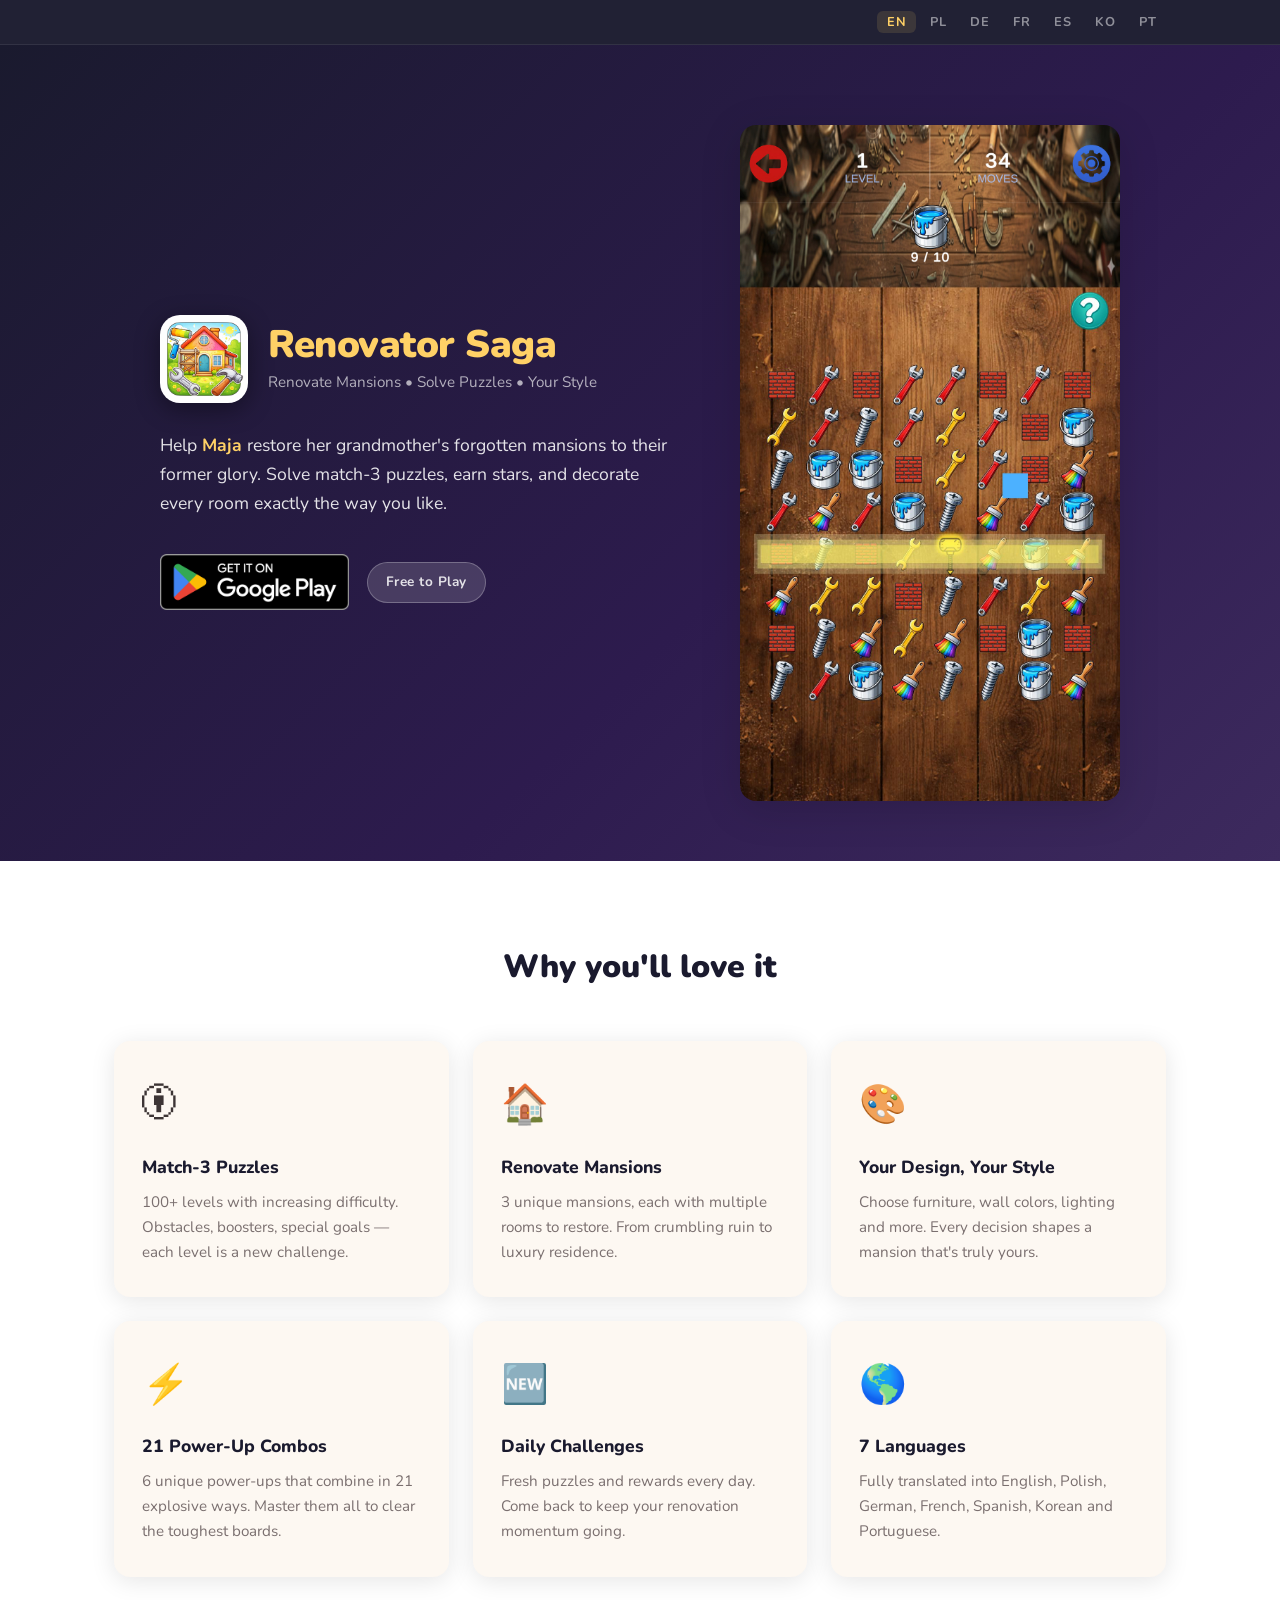
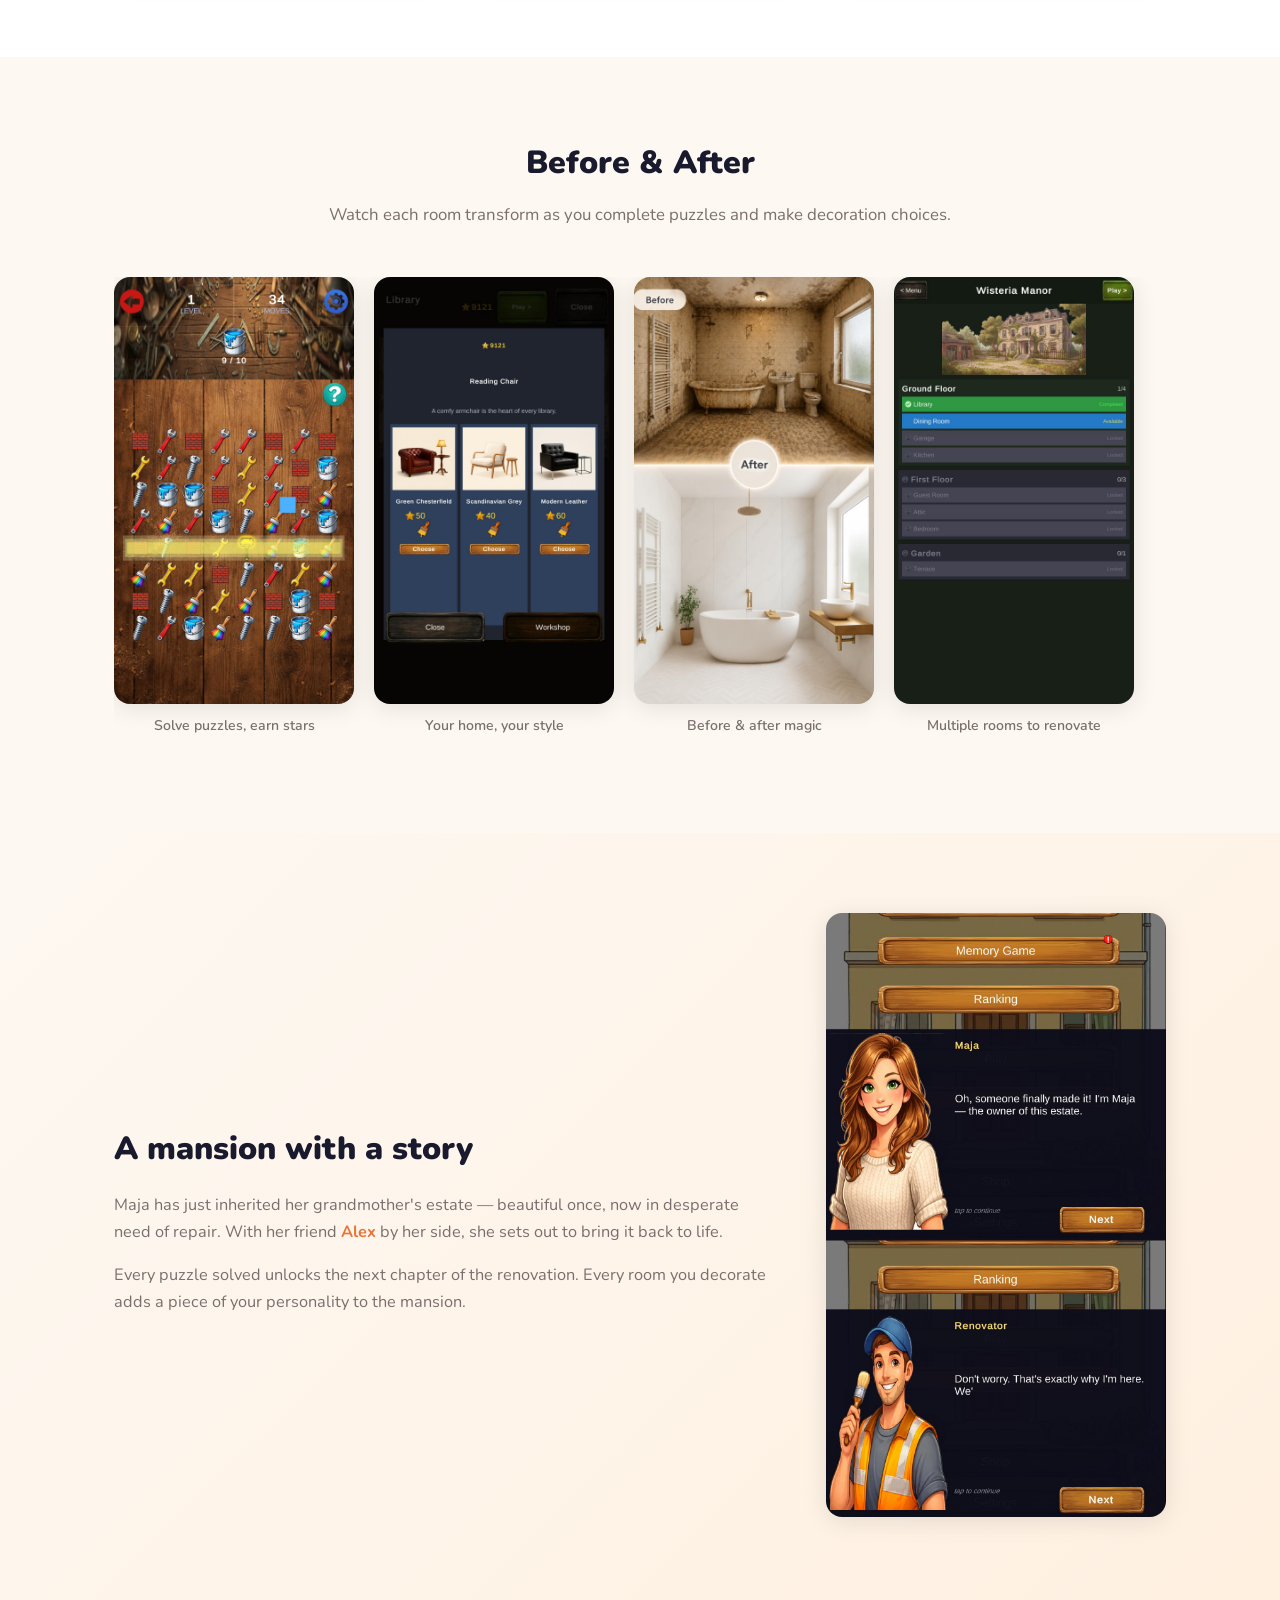
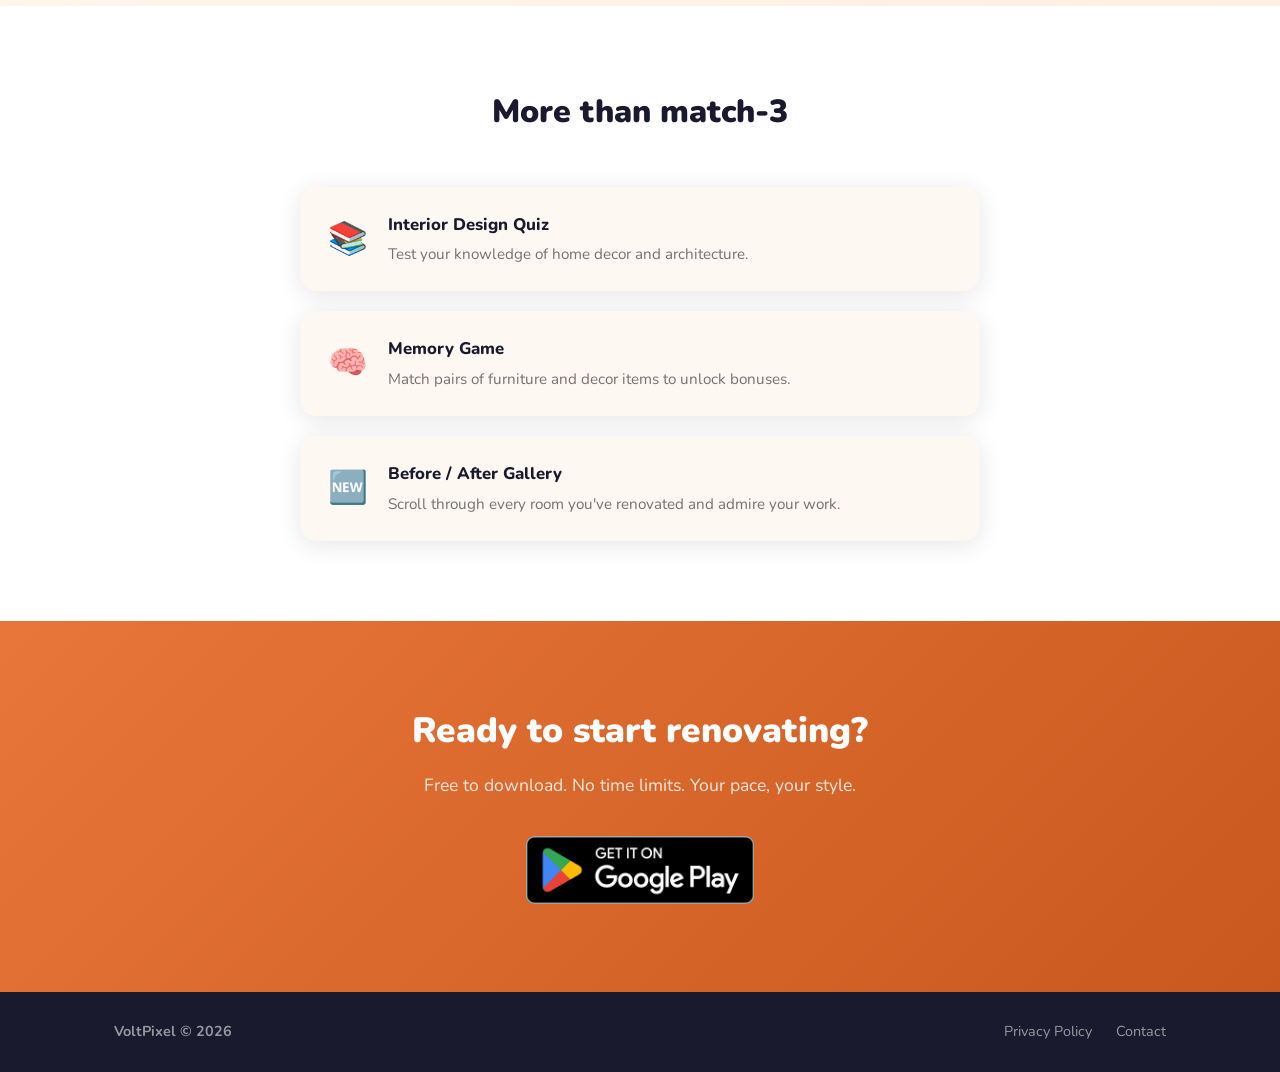
<file: index.html>
<!DOCTYPE html>
<html lang="en">
<head>
  <meta charset="UTF-8" />
  <meta name="viewport" content="width=device-width, initial-scale=1.0" />
  <meta name="description" content="Renovator Saga — Match-3 puzzle game. Renovate mansions, choose your decorations, transform ruins into luxury residences. Free on Google Play." />
  <meta property="og:title" content="Renovator Saga — Renovate Mansions, Solve Puzzles" />
  <meta property="og:description" content="Match-3 puzzles meet home renovation. Help Maja restore beautiful mansions — room by room, your way." />
  <meta property="og:image" content="https://volt-pixel.com/RenovatorSaga/img/og-image.jpg" />
  <meta property="og:url" content="https://volt-pixel.com/RenovatorSaga/" />
  <meta name="twitter:card" content="summary_large_image" />
  <title>Renovator Saga — Match-3 Renovation Game</title>
  <link rel="stylesheet" href="style.css" />
  <link rel="preconnect" href="https://fonts.googleapis.com" />
  <link rel="preconnect" href="https://fonts.gstatic.com" crossorigin />
  <link href="https://fonts.googleapis.com/css2?family=Nunito:wght@400;600;700;800;900&display=swap" rel="stylesheet" />
</head>
<body>

  <!-- LANGUAGE BAR -->
  <nav class="lang-bar" aria-label="Language selector">
    <div class="lang-bar-inner">
      <button class="lang-btn active" data-lang="en">EN</button>
      <button class="lang-btn" data-lang="pl">PL</button>
      <button class="lang-btn" data-lang="de">DE</button>
      <button class="lang-btn" data-lang="fr">FR</button>
      <button class="lang-btn" data-lang="es">ES</button>
      <button class="lang-btn" data-lang="ko">KO</button>
      <button class="lang-btn" data-lang="pt">PT</button>
    </div>
  </nav>

  <!-- HERO -->
  <header class="hero">
    <div class="hero-inner">
      <div class="logo-wrap">
        <img src="img/icon.png" alt="Renovator Saga icon" class="app-icon" />
        <div>
          <h1 class="game-title">Renovator Saga</h1>
          <p class="game-subtitle" data-i18n="hero_subtitle">Renovate Mansions &bull; Solve Puzzles &bull; Your Style</p>
        </div>
      </div>

      <p class="hero-desc" data-i18n="hero_desc">
        Help <strong>Maja</strong> restore her grandmother's forgotten mansions to their former glory.
        Solve match-3 puzzles, earn stars, and decorate every room exactly the way you like.
      </p>

      <div class="cta-group">
        <a href="https://play.google.com/store/apps/details?id=com.VoltPixel.RenovatorSaga"
           class="btn btn-play" target="_blank" rel="noopener noreferrer">
          <img src="img/google-play-badge.png" alt="Get it on Google Play" class="store-badge" />
        </a>
        <span class="badge-free" data-i18n="badge_free">Free to Play</span>
      </div>
    </div>

    <div class="hero-visual">
      <img src="img/hero-screenshot.jpg" alt="Renovator Saga gameplay screenshot" class="hero-img" />
    </div>
  </header>

  <!-- FEATURES -->
  <section class="features">
    <div class="container">
      <h2 class="section-title" data-i18n="features_title">Why you'll love it</h2>
      <div class="features-grid">

        <div class="feature-card">
          <div class="feature-icon">&#127343;</div>
          <h3 data-i18n="f1_title">Match-3 Puzzles</h3>
          <p data-i18n="f1_desc">100+ levels with increasing difficulty. Obstacles, boosters, special goals — each level is a new challenge.</p>
        </div>

        <div class="feature-card">
          <div class="feature-icon">&#127968;</div>
          <h3 data-i18n="f2_title">Renovate Mansions</h3>
          <p data-i18n="f2_desc">3 unique mansions, each with multiple rooms to restore. From crumbling ruin to luxury residence.</p>
        </div>

        <div class="feature-card">
          <div class="feature-icon">&#127912;</div>
          <h3 data-i18n="f3_title">Your Design, Your Style</h3>
          <p data-i18n="f3_desc">Choose furniture, wall colors, lighting and more. Every decision shapes a mansion that's truly yours.</p>
        </div>

        <div class="feature-card">
          <div class="feature-icon">&#9889;</div>
          <h3 data-i18n="f4_title">21 Power-Up Combos</h3>
          <p data-i18n="f4_desc">6 unique power-ups that combine in 21 explosive ways. Master them all to clear the toughest boards.</p>
        </div>

        <div class="feature-card">
          <div class="feature-icon">&#127381;</div>
          <h3 data-i18n="f5_title">Daily Challenges</h3>
          <p data-i18n="f5_desc">Fresh puzzles and rewards every day. Come back to keep your renovation momentum going.</p>
        </div>

        <div class="feature-card">
          <div class="feature-icon">&#127758;</div>
          <h3 data-i18n="f6_title">7 Languages</h3>
          <p data-i18n="f6_desc">Fully translated into English, Polish, German, French, Spanish, Korean and Portuguese.</p>
        </div>

      </div>
    </div>
  </section>

  <!-- BEFORE/AFTER SHOWCASE -->
  <section class="showcase">
    <div class="container">
      <h2 class="section-title" data-i18n="showcase_title">Before &amp; After</h2>
      <p class="section-sub" data-i18n="showcase_sub">Watch each room transform as you complete puzzles and make decoration choices.</p>
      <div class="screenshots-row">
        <div class="screenshot-item">
          <img src="img/screen1.jpg" alt="Gameplay match-3 board" />
          <p data-i18n="screen1_cap">Solve puzzles, earn stars</p>
        </div>
        <div class="screenshot-item">
          <img src="img/screen2.jpg" alt="Decoration choice screen" />
          <p data-i18n="screen2_cap">Your home, your style</p>
        </div>
        <div class="screenshot-item">
          <img src="img/screen3.jpg" alt="Before and after room renovation" />
          <p data-i18n="screen3_cap">Before &amp; after magic</p>
        </div>
        <div class="screenshot-item">
          <img src="img/screen4.jpg" alt="Mansion overview" />
          <p data-i18n="screen4_cap">Multiple rooms to renovate</p>
        </div>
      </div>
    </div>
  </section>

  <!-- STORY -->
  <section class="story">
    <div class="container story-inner">
      <div class="story-text">
        <h2 class="section-title" data-i18n="story_title">A mansion with a story</h2>
        <p data-i18n="story_p1">
          Maja has just inherited her grandmother's estate — beautiful once, now in desperate need of repair.
          With her friend <strong>Alex</strong> by her side, she sets out to bring it back to life.
        </p>
        <p data-i18n="story_p2">
          Every puzzle solved unlocks the next chapter of the renovation.
          Every room you decorate adds a piece of your personality to the mansion.
        </p>
      </div>
      <div class="story-img-wrap">
        <img src="img/characters.jpg" alt="Maja and Alex characters" class="story-img" />
      </div>
    </div>
  </section>

  <!-- MINI-GAMES -->
  <section class="minigames">
    <div class="container">
      <h2 class="section-title" data-i18n="minigames_title">More than match-3</h2>
      <div class="minigames-list">
        <div class="mini-item">
          <span class="mini-icon">&#128218;</span>
          <div>
            <strong data-i18n="mini1_title">Interior Design Quiz</strong>
            <p data-i18n="mini1_desc">Test your knowledge of home decor and architecture.</p>
          </div>
        </div>
        <div class="mini-item">
          <span class="mini-icon">&#129504;</span>
          <div>
            <strong data-i18n="mini2_title">Memory Game</strong>
            <p data-i18n="mini2_desc">Match pairs of furniture and decor items to unlock bonuses.</p>
          </div>
        </div>
        <div class="mini-item">
          <span class="mini-icon">&#127381;</span>
          <div>
            <strong data-i18n="mini3_title">Before / After Gallery</strong>
            <p data-i18n="mini3_desc">Scroll through every room you've renovated and admire your work.</p>
          </div>
        </div>
      </div>
    </div>
  </section>

  <!-- DOWNLOAD CTA -->
  <section class="download">
    <div class="container download-inner">
      <h2 data-i18n="cta_title">Ready to start renovating?</h2>
      <p data-i18n="cta_sub">Free to download. No time limits. Your pace, your style.</p>
      <a href="https://play.google.com/store/apps/details?id=com.VoltPixel.RenovatorSaga"
         class="btn btn-play btn-big" target="_blank" rel="noopener noreferrer">
        <img src="img/google-play-badge.png" alt="Get it on Google Play" class="store-badge" />
      </a>
    </div>
  </section>

  <!-- FOOTER -->
  <footer class="footer">
    <div class="container footer-inner">
      <span class="footer-brand">VoltPixel &copy; 2026</span>
      <nav class="footer-links">
        <a href="docs/privacy-policy.html" data-i18n="footer_privacy">Privacy Policy</a>
        <a href="mailto:contact@volt-pixel.com" data-i18n="footer_contact">Contact</a>
      </nav>
    </div>
  </footer>

  <script src="translations.js"></script>
</body>
</html>
</file>
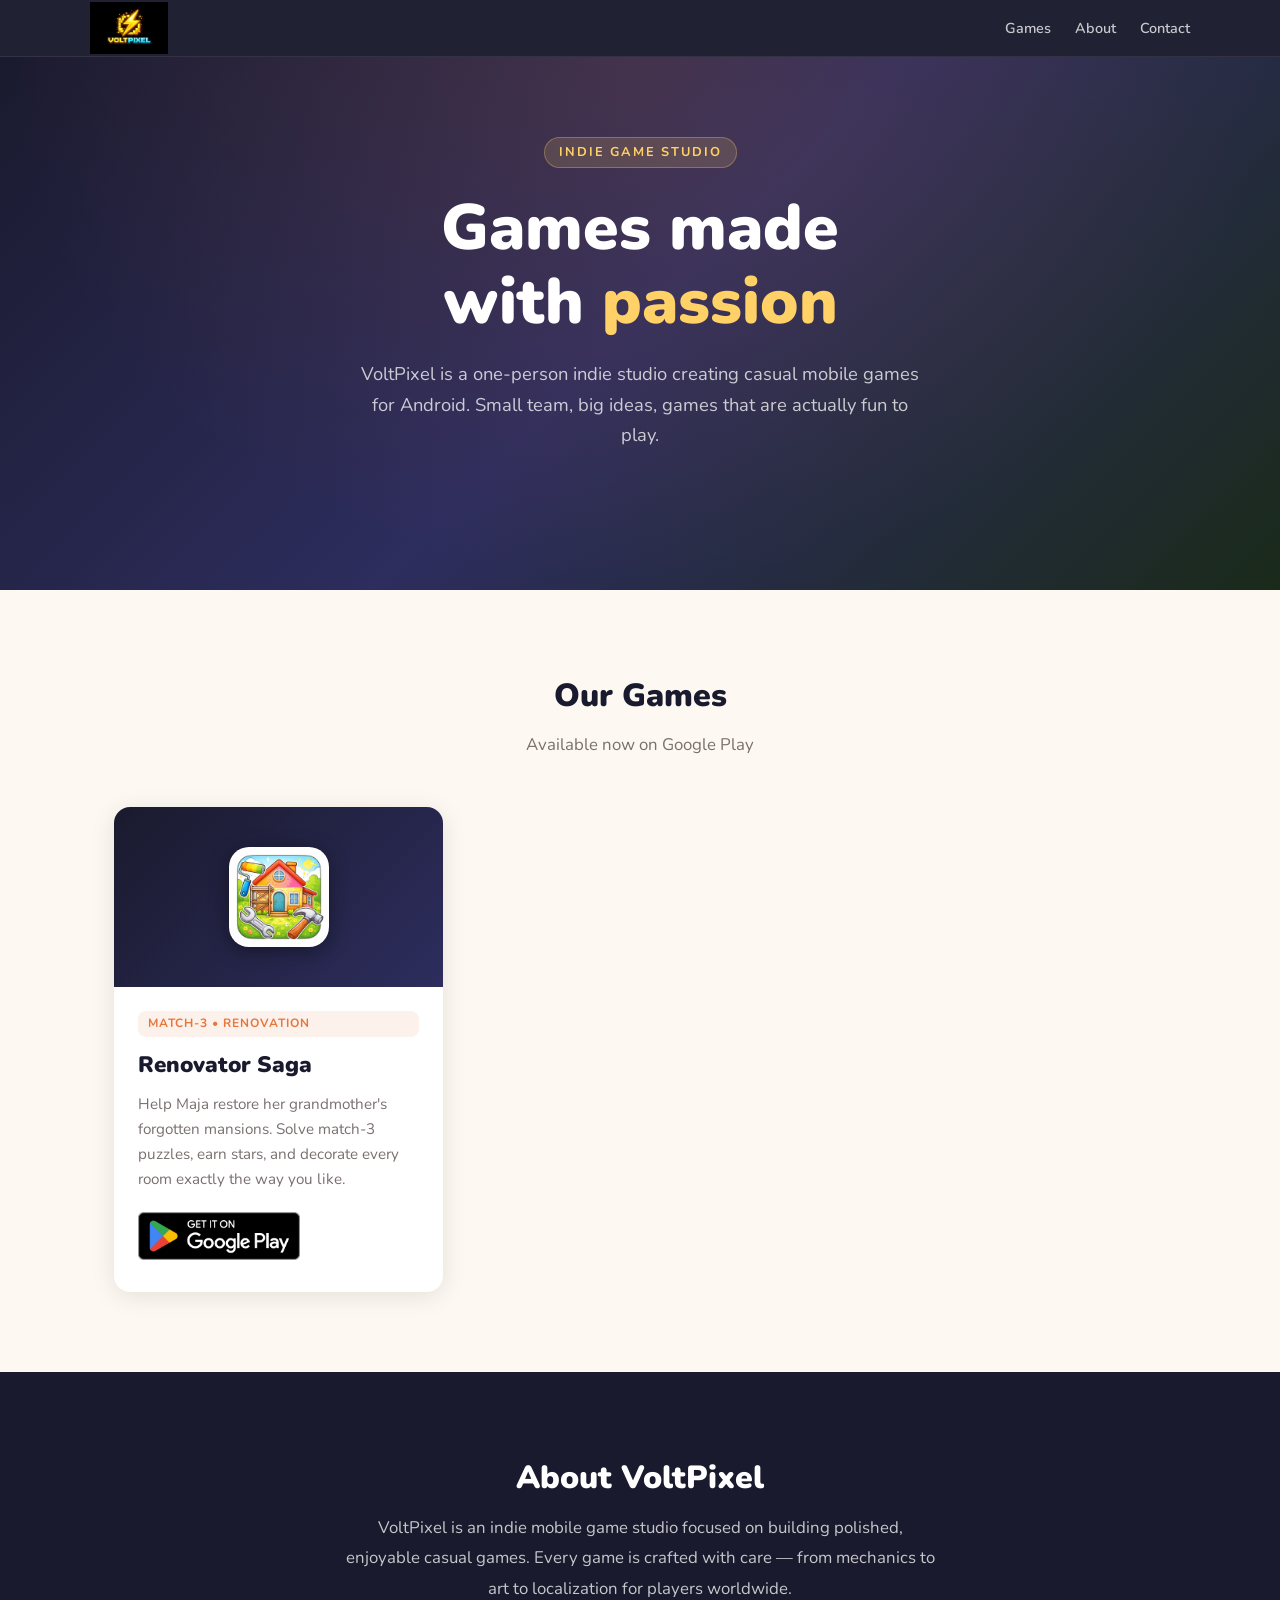
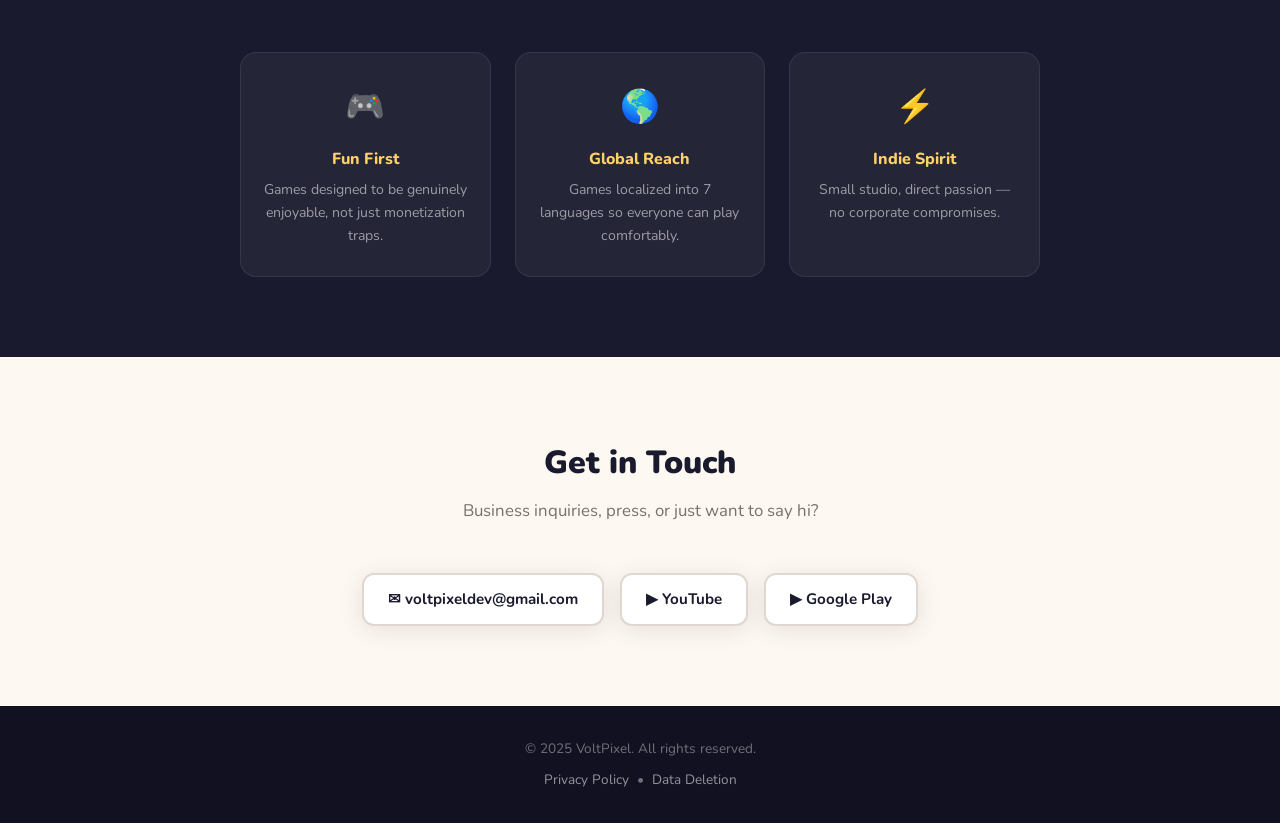
<file: volt-pixel/index.html>
<!DOCTYPE html>
<html lang="en">
<head>
  <meta charset="UTF-8" />
  <meta name="viewport" content="width=device-width, initial-scale=1.0" />
  <meta name="description" content="VoltPixel — indie mobile game studio. We make casual puzzle games for Android." />
  <meta property="og:title" content="VoltPixel — Indie Mobile Games" />
  <meta property="og:description" content="Indie mobile game studio creating casual puzzle games for Android. Currently: Renovator Saga." />
  <meta property="og:image" content="https://volt-pixel.com/RenovatorSaga/img/og-image.png" />
  <meta property="og:url" content="https://volt-pixel.com/" />
  <meta name="twitter:card" content="summary_large_image" />
  <link rel="icon" type="image/png" href="VoltPixel-icon.png" />
  <title>VoltPixel — Indie Mobile Games</title>
  <link rel="preconnect" href="https://fonts.googleapis.com" />
  <link rel="preconnect" href="https://fonts.gstatic.com" crossorigin />
  <link href="https://fonts.googleapis.com/css2?family=Nunito:wght@400;600;700;800;900&display=swap" rel="stylesheet" />
  <style>
    *, *::before, *::after { box-sizing: border-box; margin: 0; padding: 0; }

    :root {
      --color-primary: #e8763a;
      --color-primary-dark: #c9581e;
      --color-accent: #ffd166;
      --color-bg: #fdf8f2;
      --color-dark: #1a1a2e;
      --color-text: #3d3535;
      --color-muted: #7a6f6f;
      --color-card: #ffffff;
      --radius: 16px;
      --shadow: 0 4px 24px rgba(0,0,0,0.10);
      --shadow-lg: 0 8px 40px rgba(0,0,0,0.15);
      --font: 'Nunito', 'Segoe UI', sans-serif;
    }

    html { scroll-behavior: smooth; }

    body {
      font-family: var(--font);
      background: var(--color-bg);
      color: var(--color-text);
      line-height: 1.65;
      font-size: 16px;
    }

    .container {
      max-width: 1100px;
      margin: 0 auto;
      padding: 0 24px;
    }

    /* ---- NAV ---- */
    nav {
      background: rgba(26, 26, 46, 0.97);
      backdrop-filter: blur(8px);
      -webkit-backdrop-filter: blur(8px);
      border-bottom: 1px solid rgba(255,255,255,0.08);
      padding: 0 24px;
    }

    .nav-inner {
      max-width: 1100px;
      margin: 0 auto;
      display: flex;
      align-items: center;
      justify-content: space-between;
      height: 56px;
    }

    .nav-logo {
      font-size: 1.3rem;
      font-weight: 900;
      color: var(--color-accent);
      text-decoration: none;
      letter-spacing: -0.5px;
    }

    .nav-links {
      display: flex;
      gap: 24px;
      list-style: none;
    }

    .nav-links a {
      color: rgba(255,255,255,0.75);
      text-decoration: none;
      font-weight: 600;
      font-size: 0.9rem;
      transition: color 0.2s;
    }

    .nav-links a:hover { color: #fff; }

    /* ---- HERO ---- */
    .hero {
      background: linear-gradient(135deg, #1a1a2e 0%, #2d2d5e 50%, #1a2a1a 100%);
      padding: 80px 24px 100px;
      text-align: center;
      position: relative;
      overflow: hidden;
    }

    .hero::before {
      content: '';
      position: absolute;
      inset: 0;
      background: radial-gradient(ellipse at 50% 0%, rgba(232,118,58,0.15) 0%, transparent 70%);
    }

    .hero-inner {
      position: relative;
      max-width: 700px;
      margin: 0 auto;
    }

    .studio-badge {
      display: inline-block;
      background: rgba(255,209,102,0.15);
      border: 1px solid rgba(255,209,102,0.3);
      color: var(--color-accent);
      font-size: 0.8rem;
      font-weight: 700;
      letter-spacing: 2px;
      text-transform: uppercase;
      padding: 4px 14px;
      border-radius: 20px;
      margin-bottom: 24px;
    }

    .hero h1 {
      font-size: clamp(2.4rem, 6vw, 4rem);
      font-weight: 900;
      color: #fff;
      line-height: 1.15;
      margin-bottom: 20px;
    }

    .hero h1 span { color: var(--color-accent); }

    .hero-desc {
      color: rgba(255,255,255,0.75);
      font-size: 1.15rem;
      max-width: 560px;
      margin: 0 auto 40px;
    }

    /* ---- GAMES ---- */
    .games {
      padding: 80px 24px;
    }

    .section-title {
      font-size: 2rem;
      font-weight: 900;
      color: var(--color-dark);
      margin-bottom: 8px;
      text-align: center;
    }

    .section-sub {
      text-align: center;
      color: var(--color-muted);
      font-size: 1.05rem;
      margin-bottom: 48px;
    }

    .games-grid {
      display: grid;
      grid-template-columns: repeat(auto-fill, minmax(320px, 1fr));
      gap: 32px;
      max-width: 1100px;
      margin: 0 auto;
    }

    .game-card {
      background: var(--color-card);
      border-radius: var(--radius);
      box-shadow: var(--shadow);
      overflow: hidden;
      text-decoration: none;
      color: inherit;
      transition: transform 0.2s, box-shadow 0.2s;
      display: flex;
      flex-direction: column;
    }

    .game-card:hover {
      transform: translateY(-4px);
      box-shadow: var(--shadow-lg);
    }

    .game-card-img {
      width: 100%;
      aspect-ratio: 16/9;
      object-fit: cover;
      background: linear-gradient(135deg, #e8763a22, #ffd16622);
      display: flex;
      align-items: center;
      justify-content: center;
    }

    .game-card-img img {
      width: 100%;
      height: 100%;
      object-fit: cover;
      display: block;
    }

    .game-card-img-placeholder {
      width: 100%;
      height: 180px;
      background: linear-gradient(135deg, #1a1a2e, #2d2d5e);
      display: flex;
      align-items: center;
      justify-content: center;
      flex-shrink: 0;
    }

    .game-icon-large {
      width: 100px;
      height: 100px;
      border-radius: 20px;
      box-shadow: 0 4px 20px rgba(0,0,0,0.4);
    }

    .game-card-body {
      padding: 24px;
      flex: 1;
      display: flex;
      flex-direction: column;
    }

    .game-tag {
      display: inline-block;
      background: #e8763a1a;
      color: var(--color-primary);
      font-size: 0.75rem;
      font-weight: 700;
      letter-spacing: 1px;
      text-transform: uppercase;
      padding: 3px 10px;
      border-radius: 8px;
      margin-bottom: 10px;
    }

    .game-card h3 {
      font-size: 1.4rem;
      font-weight: 900;
      color: var(--color-dark);
      margin-bottom: 8px;
    }

    .game-card p {
      color: var(--color-muted);
      font-size: 0.95rem;
      flex: 1;
      margin-bottom: 20px;
    }

    .btn-play-small {
      display: inline-flex;
      align-items: center;
      gap: 8px;
      background: var(--color-primary);
      color: #fff;
      font-family: var(--font);
      font-weight: 800;
      font-size: 0.95rem;
      border-radius: 12px;
      padding: 10px 20px;
      text-decoration: none;
      transition: background 0.2s;
      align-self: flex-start;
    }

    .btn-play-small:hover { background: var(--color-primary-dark); }

    /* ---- ABOUT ---- */
    .about {
      background: var(--color-dark);
      padding: 80px 24px;
      text-align: center;
    }

    .about .section-title { color: #fff; }
    .about .section-sub { color: rgba(255,255,255,0.6); }

    .about-desc {
      max-width: 600px;
      margin: 0 auto 48px;
      color: rgba(255,255,255,0.75);
      font-size: 1.05rem;
      line-height: 1.8;
    }

    .values-grid {
      display: grid;
      grid-template-columns: repeat(auto-fit, minmax(200px, 1fr));
      gap: 24px;
      max-width: 800px;
      margin: 0 auto;
    }

    .value-card {
      background: rgba(255,255,255,0.05);
      border: 1px solid rgba(255,255,255,0.08);
      border-radius: var(--radius);
      padding: 28px 20px;
      text-align: center;
    }

    .value-icon {
      font-size: 2rem;
      margin-bottom: 12px;
    }

    .value-card h4 {
      color: var(--color-accent);
      font-size: 1rem;
      font-weight: 800;
      margin-bottom: 6px;
    }

    .value-card p {
      color: rgba(255,255,255,0.55);
      font-size: 0.88rem;
    }

    /* ---- CONTACT ---- */
    .contact {
      padding: 80px 24px;
      text-align: center;
    }

    .contact-links {
      display: flex;
      gap: 16px;
      justify-content: center;
      flex-wrap: wrap;
      margin-top: 32px;
    }

    .btn-contact {
      display: inline-flex;
      align-items: center;
      gap: 8px;
      background: var(--color-card);
      border: 2px solid #e0d8d0;
      color: var(--color-dark);
      font-family: var(--font);
      font-weight: 700;
      font-size: 0.95rem;
      border-radius: 12px;
      padding: 12px 24px;
      text-decoration: none;
      transition: border-color 0.2s, background 0.2s;
      box-shadow: var(--shadow);
    }

    .btn-contact:hover {
      border-color: var(--color-primary);
      background: #fff8f5;
    }

    /* ---- FOOTER ---- */
    footer {
      background: #111122;
      color: rgba(255,255,255,0.4);
      text-align: center;
      padding: 32px 24px;
      font-size: 0.85rem;
    }

    footer a {
      color: rgba(255,255,255,0.55);
      text-decoration: none;
    }

    footer a:hover { color: #fff; }

    /* ---- RESPONSIVE ---- */
    @media (max-width: 600px) {
      .hero { padding: 60px 20px 80px; }
      .games, .about, .contact { padding: 60px 20px; }
      .nav-links { display: none; }
    }
  </style>
</head>
<body>

  <!-- NAV -->
  <nav>
    <div class="nav-inner">
      <a href="/" class="nav-logo">
        <img src="VoltPixel.png" alt="VoltPixel" style="height:52px;display:block;" />
      </a>
      <ul class="nav-links">
        <li><a href="#games">Games</a></li>
        <li><a href="#about">About</a></li>
        <li><a href="#contact">Contact</a></li>
      </ul>
    </div>
  </nav>

  <!-- HERO -->
  <section class="hero">
    <div class="hero-inner">
      <div class="studio-badge">Indie Game Studio</div>
      <h1>Games made<br>with <span>passion</span></h1>
      <p class="hero-desc">
        VoltPixel is a one-person indie studio creating casual mobile games for Android.
        Small team, big ideas, games that are actually fun to play.
      </p>
    </div>
  </section>

  <!-- GAMES -->
  <section class="games" id="games">
    <div class="container">
      <h2 class="section-title">Our Games</h2>
      <p class="section-sub">Available now on Google Play</p>
      <div class="games-grid">

        <div class="game-card">
          <a href="https://volt-pixel.com/RenovatorSaga/" class="game-card-img-placeholder">
            <img src="RenovatorSaga/img/icon.png" alt="Renovator Saga icon" class="game-icon-large" />
          </a>
          <div class="game-card-body">
            <span class="game-tag">Match-3 &bull; Renovation</span>
            <h3>Renovator Saga</h3>
            <p>
              Help Maja restore her grandmother's forgotten mansions. Solve match-3 puzzles,
              earn stars, and decorate every room exactly the way you like.
            </p>
            <a href="https://play.google.com/store/apps/details?id=com.VoltPixel.RenovatorSaga"
               target="_blank" rel="noopener noreferrer">
              <img src="RenovatorSaga/img/google-play-badge.png" alt="Get it on Google Play" style="height:48px;" />
            </a>
          </div>
        </div>

      </div>
    </div>
  </section>

  <!-- ABOUT -->
  <section class="about" id="about">
    <div class="container">
      <h2 class="section-title">About VoltPixel</h2>
      <div class="about-desc">
        <p>
          VoltPixel is an indie mobile game studio focused on building polished,
          enjoyable casual games. Every game is crafted with care — from mechanics
          to art to localization for players worldwide.
        </p>
      </div>
      <div class="values-grid">
        <div class="value-card">
          <div class="value-icon">&#127918;</div>
          <h4>Fun First</h4>
          <p>Games designed to be genuinely enjoyable, not just monetization traps.</p>
        </div>
        <div class="value-card">
          <div class="value-icon">&#127758;</div>
          <h4>Global Reach</h4>
          <p>Games localized into 7 languages so everyone can play comfortably.</p>
        </div>
        <div class="value-card">
          <div class="value-icon">&#9889;</div>
          <h4>Indie Spirit</h4>
          <p>Small studio, direct passion — no corporate compromises.</p>
        </div>
      </div>
    </div>
  </section>

  <!-- CONTACT -->
  <section class="contact" id="contact">
    <div class="container">
      <h2 class="section-title">Get in Touch</h2>
      <p class="section-sub">Business inquiries, press, or just want to say hi?</p>
      <div class="contact-links">
        <a href="mailto:voltpixeldev@gmail.com" class="btn-contact">
          &#9993; voltpixeldev@gmail.com
        </a>
        <a href="https://www.youtube.com/@VoltPixelStudio" class="btn-contact" target="_blank" rel="noopener noreferrer">
          &#9654; YouTube
        </a>
        <a href="https://play.google.com/store/apps/developer?id=VoltPixel" class="btn-contact" target="_blank" rel="noopener noreferrer">
          &#9654; Google Play
        </a>
      </div>
    </div>
  </section>

  <!-- FOOTER -->
  <footer>
    <p>&copy; 2025 VoltPixel. All rights reserved.</p>
    <p style="margin-top: 8px;">
      <a href="RenovatorSaga/docs/privacy-policy.html">Privacy Policy</a>
      &nbsp;&bull;&nbsp;
      <a href="RenovatorSaga/docs/data-deletion.html">Data Deletion</a>
    </p>
  </footer>

</body>
</html>
</file>
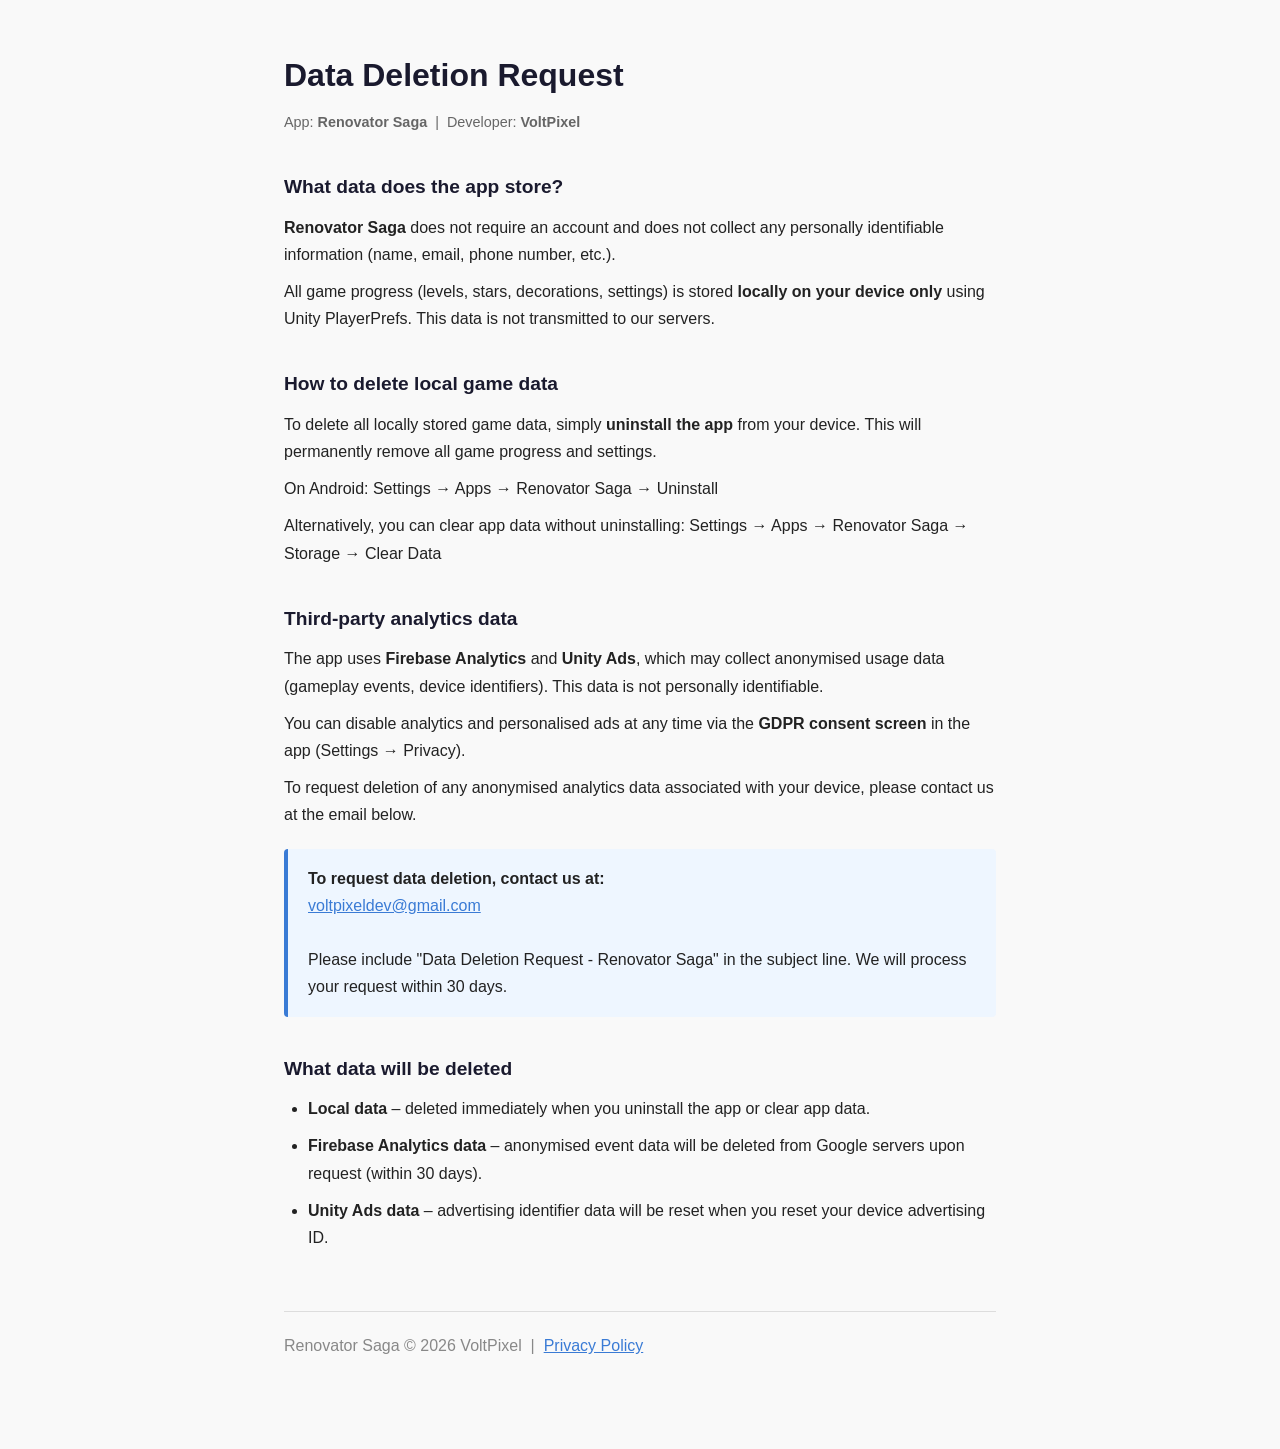
<file: docs/data-deletion.html>
<!DOCTYPE html>
<html lang="en">
<head>
  <meta charset="UTF-8" />
  <meta name="viewport" content="width=device-width, initial-scale=1.0" />
  <title>Data Deletion – Renovator Saga</title>
  <style>
    *, *::before, *::after { box-sizing: border-box; margin: 0; padding: 0; }
    body {
      font-family: -apple-system, BlinkMacSystemFont, "Segoe UI", Roboto, Helvetica, Arial, sans-serif;
      background: #f9f9f9;
      color: #222;
      line-height: 1.7;
    }
    .container {
      max-width: 760px;
      margin: 0 auto;
      padding: 48px 24px 80px;
    }
    h1 { font-size: 2rem; margin-bottom: 8px; color: #1a1a2e; }
    .meta { color: #666; font-size: 0.9rem; margin-bottom: 36px; }
    h2 { font-size: 1.2rem; margin: 36px 0 10px; color: #1a1a2e; }
    p, li { font-size: 1rem; margin-bottom: 10px; }
    ul { padding-left: 24px; }
    a { color: #3a7bd5; }
    .highlight { background: #eef6ff; border-left: 4px solid #3a7bd5; padding: 16px 20px; margin: 20px 0; border-radius: 4px; }
    footer { margin-top: 60px; font-size: 0.85rem; color: #888; border-top: 1px solid #ddd; padding-top: 20px; }
  </style>
</head>
<body>
<div class="container">

  <h1>Data Deletion Request</h1>
  <p class="meta">App: <strong>Renovator Saga</strong> &nbsp;|&nbsp; Developer: <strong>VoltPixel</strong></p>

  <h2>What data does the app store?</h2>
  <p><strong>Renovator Saga</strong> does not require an account and does not collect any personally identifiable information (name, email, phone number, etc.).</p>
  <p>All game progress (levels, stars, decorations, settings) is stored <strong>locally on your device only</strong> using Unity PlayerPrefs. This data is not transmitted to our servers.</p>

  <h2>How to delete local game data</h2>
  <p>To delete all locally stored game data, simply <strong>uninstall the app</strong> from your device. This will permanently remove all game progress and settings.</p>
  <p>On Android: Settings &rarr; Apps &rarr; Renovator Saga &rarr; Uninstall</p>
  <p>Alternatively, you can clear app data without uninstalling: Settings &rarr; Apps &rarr; Renovator Saga &rarr; Storage &rarr; Clear Data</p>

  <h2>Third-party analytics data</h2>
  <p>The app uses <strong>Firebase Analytics</strong> and <strong>Unity Ads</strong>, which may collect anonymised usage data (gameplay events, device identifiers). This data is not personally identifiable.</p>
  <p>You can disable analytics and personalised ads at any time via the <strong>GDPR consent screen</strong> in the app (Settings &rarr; Privacy).</p>
  <p>To request deletion of any anonymised analytics data associated with your device, please contact us at the email below.</p>

  <div class="highlight">
    <strong>To request data deletion, contact us at:</strong><br>
    <a href="mailto:voltpixeldev@gmail.com?subject=Data%20Deletion%20Request%20-%20Renovator%20Saga">voltpixeldev@gmail.com</a><br><br>
    Please include "Data Deletion Request - Renovator Saga" in the subject line. We will process your request within 30 days.
  </div>

  <h2>What data will be deleted</h2>
  <ul>
    <li><strong>Local data</strong> – deleted immediately when you uninstall the app or clear app data.</li>
    <li><strong>Firebase Analytics data</strong> – anonymised event data will be deleted from Google servers upon request (within 30 days).</li>
    <li><strong>Unity Ads data</strong> – advertising identifier data will be reset when you reset your device advertising ID.</li>
  </ul>

  <footer>
    <p>Renovator Saga &copy; 2026 VoltPixel  &nbsp;|&nbsp; <a href="privacy-policy.html">Privacy Policy</a></p>
  </footer>

</div>
</body>
</html>
</file>
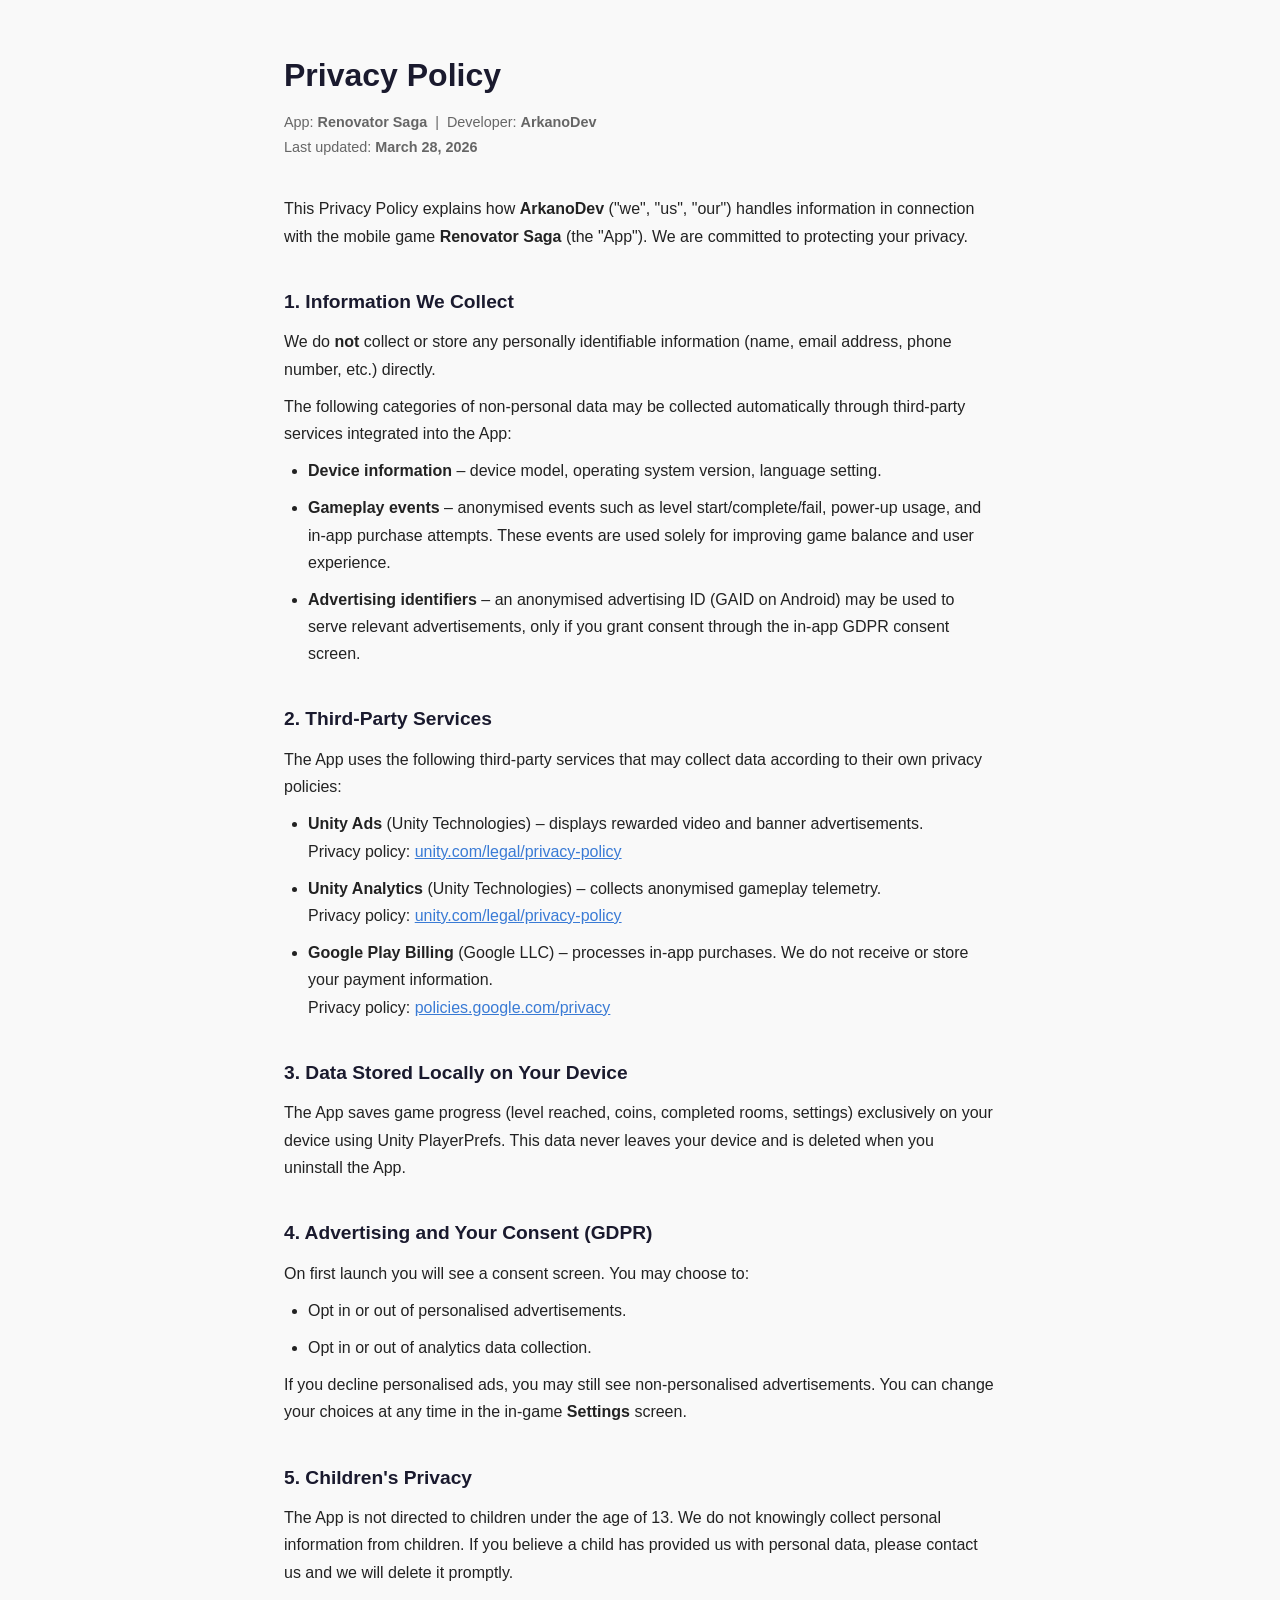
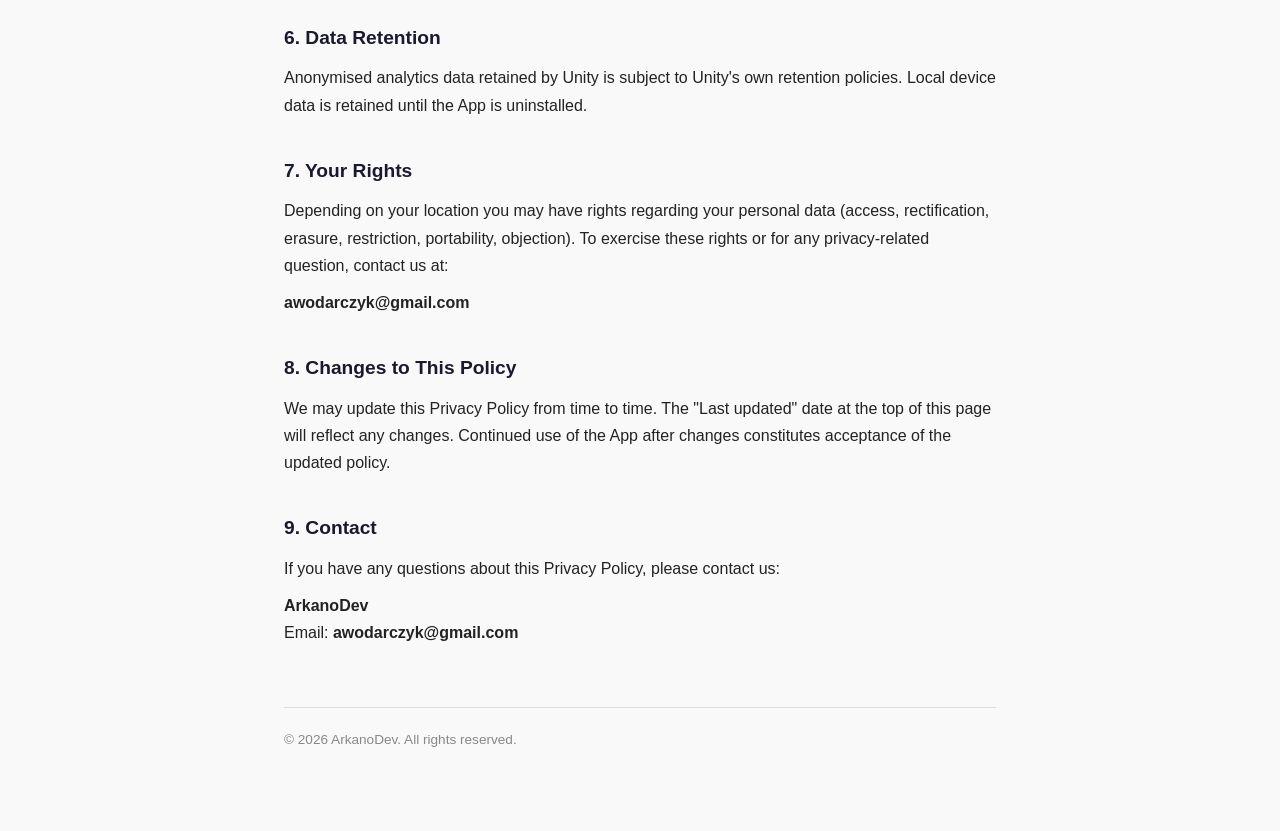
<file: docs/privacy-policy.html>
<!DOCTYPE html>
<html lang="en">
<head>
  <meta charset="UTF-8" />
  <meta name="viewport" content="width=device-width, initial-scale=1.0" />
  <title>Privacy Policy – Renovator Saga</title>
  <style>
    *, *::before, *::after { box-sizing: border-box; margin: 0; padding: 0; }
    body {
      font-family: -apple-system, BlinkMacSystemFont, "Segoe UI", Roboto, Helvetica, Arial, sans-serif;
      background: #f9f9f9;
      color: #222;
      line-height: 1.7;
    }
    .container {
      max-width: 760px;
      margin: 0 auto;
      padding: 48px 24px 80px;
    }
    h1 { font-size: 2rem; margin-bottom: 8px; color: #1a1a2e; }
    .meta { color: #666; font-size: 0.9rem; margin-bottom: 36px; }
    h2 { font-size: 1.2rem; margin: 36px 0 10px; color: #1a1a2e; }
    p, li { font-size: 1rem; margin-bottom: 10px; }
    ul { padding-left: 24px; }
    a { color: #3a7bd5; }
    footer { margin-top: 60px; font-size: 0.85rem; color: #888; border-top: 1px solid #ddd; padding-top: 20px; }
  </style>
</head>
<body>
<div class="container">

  <h1>Privacy Policy</h1>
  <p class="meta">App: <strong>Renovator Saga</strong> &nbsp;|&nbsp; Developer: <strong>ArkanoDev</strong><br>
  Last updated: <strong>March 28, 2026</strong></p>

  <p>This Privacy Policy explains how <strong>ArkanoDev</strong> ("we", "us", "our") handles information in connection with the mobile game <strong>Renovator Saga</strong> (the "App"). We are committed to protecting your privacy.</p>

  <h2>1. Information We Collect</h2>
  <p>We do <strong>not</strong> collect or store any personally identifiable information (name, email address, phone number, etc.) directly.</p>
  <p>The following categories of non-personal data may be collected automatically through third-party services integrated into the App:</p>
  <ul>
    <li><strong>Device information</strong> – device model, operating system version, language setting.</li>
    <li><strong>Gameplay events</strong> – anonymised events such as level start/complete/fail, power-up usage, and in-app purchase attempts. These events are used solely for improving game balance and user experience.</li>
    <li><strong>Advertising identifiers</strong> – an anonymised advertising ID (GAID on Android) may be used to serve relevant advertisements, only if you grant consent through the in-app GDPR consent screen.</li>
  </ul>

  <h2>2. Third-Party Services</h2>
  <p>The App uses the following third-party services that may collect data according to their own privacy policies:</p>
  <ul>
    <li><strong>Unity Ads</strong> (Unity Technologies) – displays rewarded video and banner advertisements.<br>
        Privacy policy: <a href="https://unity.com/legal/privacy-policy" target="_blank">unity.com/legal/privacy-policy</a></li>
    <li><strong>Unity Analytics</strong> (Unity Technologies) – collects anonymised gameplay telemetry.<br>
        Privacy policy: <a href="https://unity.com/legal/privacy-policy" target="_blank">unity.com/legal/privacy-policy</a></li>
    <li><strong>Google Play Billing</strong> (Google LLC) – processes in-app purchases. We do not receive or store your payment information.<br>
        Privacy policy: <a href="https://policies.google.com/privacy" target="_blank">policies.google.com/privacy</a></li>
  </ul>

  <h2>3. Data Stored Locally on Your Device</h2>
  <p>The App saves game progress (level reached, coins, completed rooms, settings) exclusively on your device using Unity PlayerPrefs. This data never leaves your device and is deleted when you uninstall the App.</p>

  <h2>4. Advertising and Your Consent (GDPR)</h2>
  <p>On first launch you will see a consent screen. You may choose to:</p>
  <ul>
    <li>Opt in or out of personalised advertisements.</li>
    <li>Opt in or out of analytics data collection.</li>
  </ul>
  <p>If you decline personalised ads, you may still see non-personalised advertisements. You can change your choices at any time in the in-game <strong>Settings</strong> screen.</p>

  <h2>5. Children's Privacy</h2>
  <p>The App is not directed to children under the age of 13. We do not knowingly collect personal information from children. If you believe a child has provided us with personal data, please contact us and we will delete it promptly.</p>

  <h2>6. Data Retention</h2>
  <p>Anonymised analytics data retained by Unity is subject to Unity's own retention policies. Local device data is retained until the App is uninstalled.</p>

  <h2>7. Your Rights</h2>
  <p>Depending on your location you may have rights regarding your personal data (access, rectification, erasure, restriction, portability, objection). To exercise these rights or for any privacy-related question, contact us at:</p>
  <p><strong>awodarczyk@gmail.com</strong></p>

  <h2>8. Changes to This Policy</h2>
  <p>We may update this Privacy Policy from time to time. The "Last updated" date at the top of this page will reflect any changes. Continued use of the App after changes constitutes acceptance of the updated policy.</p>

  <h2>9. Contact</h2>
  <p>If you have any questions about this Privacy Policy, please contact us:</p>
  <p><strong>ArkanoDev</strong><br>
  Email: <strong>awodarczyk@gmail.com</strong></p>

  <footer>
    &copy; 2026 ArkanoDev. All rights reserved.
  </footer>

</div>
</body>
</html>
</file>
<file: style.css>
/* =============================================
   Renovator Saga — Landing Page Styles
   ============================================= */

*, *::before, *::after {
  box-sizing: border-box;
  margin: 0;
  padding: 0;
}

:root {
  --color-primary: #e8763a;
  --color-primary-dark: #c9581e;
  --color-accent: #ffd166;
  --color-bg: #fdf8f2;
  --color-dark: #1a1a2e;
  --color-text: #3d3535;
  --color-muted: #7a6f6f;
  --color-card: #ffffff;
  --radius: 16px;
  --shadow: 0 4px 24px rgba(0,0,0,0.10);
  --shadow-lg: 0 8px 40px rgba(0,0,0,0.15);
  --font: 'Nunito', 'Segoe UI', sans-serif;
}

html { scroll-behavior: smooth; }

body {
  font-family: var(--font);
  background: var(--color-bg);
  color: var(--color-text);
  line-height: 1.65;
  font-size: 16px;
}

.container {
  max-width: 1100px;
  margin: 0 auto;
  padding: 0 24px;
}

/* ---- LANGUAGE BAR ---- */
.lang-bar {
  position: sticky;
  top: 0;
  z-index: 100;
  background: rgba(26, 26, 46, 0.97);
  backdrop-filter: blur(8px);
  -webkit-backdrop-filter: blur(8px);
  border-bottom: 1px solid rgba(255,255,255,0.08);
}

.lang-bar-inner {
  max-width: 1100px;
  margin: 0 auto;
  padding: 0 24px;
  display: flex;
  gap: 4px;
  justify-content: flex-end;
  align-items: center;
  height: 44px;
}

.lang-btn {
  background: none;
  border: none;
  color: rgba(255,255,255,0.5);
  font-family: var(--font);
  font-size: 0.8rem;
  font-weight: 700;
  letter-spacing: 0.5px;
  padding: 5px 10px;
  border-radius: 6px;
  cursor: pointer;
  transition: color 0.15s, background 0.15s;
  line-height: 1;
}

.lang-btn:hover {
  color: #fff;
  background: rgba(255,255,255,0.1);
}

.lang-btn.active {
  color: var(--color-accent);
  background: rgba(255,209,102,0.12);
}

/* ---- HERO ---- */
.hero {
  background: linear-gradient(135deg, #1a1a2e 0%, #2d1b4e 60%, #3d2a5e 100%);
  color: #fff;
  padding: 80px 24px 60px;
  display: flex;
  align-items: center;
  justify-content: center;
  gap: 60px;
  flex-wrap: wrap;
  min-height: 90vh;
}

.hero-inner {
  max-width: 520px;
  flex: 1 1 320px;
}

.logo-wrap {
  display: flex;
  align-items: center;
  gap: 20px;
  margin-bottom: 28px;
}

.app-icon {
  width: 88px;
  height: 88px;
  border-radius: 20px;
  box-shadow: 0 6px 24px rgba(0,0,0,0.4);
}

.game-title {
  font-size: 2.4rem;
  font-weight: 900;
  color: var(--color-accent);
  line-height: 1.1;
  letter-spacing: -0.5px;
}

.game-subtitle {
  font-size: 0.95rem;
  color: rgba(255,255,255,0.65);
  margin-top: 4px;
}

.hero-desc {
  font-size: 1.1rem;
  color: rgba(255,255,255,0.88);
  margin-bottom: 36px;
}

.hero-desc strong { color: var(--color-accent); }

.cta-group {
  display: flex;
  align-items: center;
  gap: 18px;
  flex-wrap: wrap;
}

.store-badge {
  height: 56px;
  display: block;
}

.btn-play {
  display: inline-block;
  text-decoration: none;
  transition: transform 0.2s, opacity 0.2s;
}

.btn-play:hover {
  transform: translateY(-2px);
  opacity: 0.92;
}

.badge-free {
  background: rgba(255,255,255,0.15);
  color: rgba(255,255,255,0.85);
  padding: 8px 18px;
  border-radius: 40px;
  font-size: 0.85rem;
  font-weight: 700;
  letter-spacing: 0.5px;
  border: 1px solid rgba(255,255,255,0.25);
}

.hero-visual {
  flex: 1 1 280px;
  max-width: 380px;
  display: flex;
  justify-content: center;
}

.hero-img {
  width: 100%;
  border-radius: var(--radius);
  box-shadow: var(--shadow-lg);
}

/* ---- SECTION COMMONS ---- */
section {
  padding: 80px 0;
}

.section-title {
  font-size: 2rem;
  font-weight: 900;
  color: var(--color-dark);
  margin-bottom: 12px;
  text-align: center;
}

.section-sub {
  text-align: center;
  color: var(--color-muted);
  margin-bottom: 48px;
  font-size: 1.05rem;
}

/* ---- FEATURES ---- */
.features { background: #fff; }

.features-grid {
  display: grid;
  grid-template-columns: repeat(auto-fit, minmax(280px, 1fr));
  gap: 24px;
  margin-top: 48px;
}

.feature-card {
  background: var(--color-bg);
  border-radius: var(--radius);
  padding: 32px 28px;
  box-shadow: var(--shadow);
  transition: transform 0.2s, box-shadow 0.2s;
}

.feature-card:hover {
  transform: translateY(-4px);
  box-shadow: var(--shadow-lg);
}

.feature-icon {
  font-size: 2.4rem;
  margin-bottom: 16px;
}

.feature-card h3 {
  font-size: 1.1rem;
  font-weight: 800;
  color: var(--color-dark);
  margin-bottom: 8px;
}

.feature-card p {
  color: var(--color-muted);
  font-size: 0.95rem;
}

/* ---- SHOWCASE ---- */
.showcase { background: var(--color-bg); }

.screenshots-row {
  display: flex;
  gap: 20px;
  overflow-x: auto;
  padding-bottom: 16px;
  scroll-snap-type: x mandatory;
  -webkit-overflow-scrolling: touch;
}

.screenshots-row::-webkit-scrollbar { height: 6px; }
.screenshots-row::-webkit-scrollbar-thumb {
  background: var(--color-primary);
  border-radius: 4px;
}

.screenshot-item {
  flex: 0 0 240px;
  scroll-snap-align: start;
  text-align: center;
}

.screenshot-item img {
  width: 100%;
  border-radius: var(--radius);
  box-shadow: var(--shadow);
  display: block;
  background: #e0dbd5;
  aspect-ratio: 9/16;
  object-fit: cover;
}

.screenshot-item p {
  margin-top: 10px;
  font-size: 0.88rem;
  color: var(--color-muted);
  font-weight: 600;
}

/* ---- STORY ---- */
.story { background: linear-gradient(135deg, #fdf8f2, #fff0e0); }

.story-inner {
  display: flex;
  align-items: center;
  gap: 60px;
  flex-wrap: wrap;
}

.story-text {
  flex: 1 1 300px;
}

.story-text .section-title { text-align: left; }

.story-text p {
  color: var(--color-muted);
  margin-top: 16px;
  font-size: 1.02rem;
}

.story-text strong { color: var(--color-primary); }

.story-img-wrap {
  flex: 1 1 240px;
  max-width: 340px;
}

.story-img {
  width: 100%;
  border-radius: var(--radius);
  box-shadow: var(--shadow);
}

/* ---- MINI-GAMES ---- */
.minigames { background: #fff; }

.minigames-list {
  display: flex;
  flex-direction: column;
  gap: 20px;
  max-width: 680px;
  margin: 48px auto 0;
}

.mini-item {
  display: flex;
  align-items: flex-start;
  gap: 20px;
  background: var(--color-bg);
  border-radius: var(--radius);
  padding: 24px 28px;
  box-shadow: var(--shadow);
}

.mini-icon {
  font-size: 2rem;
  flex-shrink: 0;
  margin-top: 2px;
}

.mini-item strong {
  display: block;
  font-size: 1.05rem;
  font-weight: 800;
  color: var(--color-dark);
  margin-bottom: 4px;
}

.mini-item p {
  color: var(--color-muted);
  font-size: 0.95rem;
  margin: 0;
}

/* ---- DOWNLOAD CTA ---- */
.download {
  background: linear-gradient(135deg, var(--color-primary) 0%, var(--color-primary-dark) 100%);
  color: #fff;
  text-align: center;
}

.download-inner h2 {
  font-size: 2.2rem;
  font-weight: 900;
  margin-bottom: 12px;
  color: #fff;
}

.download-inner p {
  font-size: 1.1rem;
  color: rgba(255,255,255,0.85);
  margin-bottom: 36px;
}

.btn-big .store-badge {
  height: 68px;
}

/* ---- FOOTER ---- */
.footer {
  background: var(--color-dark);
  color: rgba(255,255,255,0.55);
  padding: 28px 24px;
}

.footer-inner {
  display: flex;
  align-items: center;
  justify-content: space-between;
  flex-wrap: wrap;
  gap: 12px;
}

.footer-brand {
  font-weight: 700;
  font-size: 0.9rem;
}

.footer-links {
  display: flex;
  gap: 24px;
}

.footer-links a {
  color: rgba(255,255,255,0.55);
  text-decoration: none;
  font-size: 0.9rem;
  transition: color 0.2s;
}

.footer-links a:hover {
  color: var(--color-accent);
}

/* ---- RESPONSIVE ---- */
@media (max-width: 768px) {
  .hero {
    flex-direction: column;
    padding: 60px 20px 48px;
    min-height: auto;
    text-align: center;
  }

  .logo-wrap { justify-content: center; }

  .cta-group { justify-content: center; }

  .hero-visual { max-width: 300px; }

  .game-title { font-size: 2rem; }

  .section-title { font-size: 1.6rem; }

  .story-inner { flex-direction: column; }

  .story-text .section-title { text-align: center; }

  .story-img-wrap { max-width: 100%; }

  .screenshots-row { gap: 14px; }

  .screenshot-item { flex: 0 0 180px; }
}

@media (max-width: 480px) {
  .features-grid { grid-template-columns: 1fr; }

  .mini-item { flex-direction: column; gap: 12px; }

  .footer-inner { flex-direction: column; text-align: center; }
}
</file>
